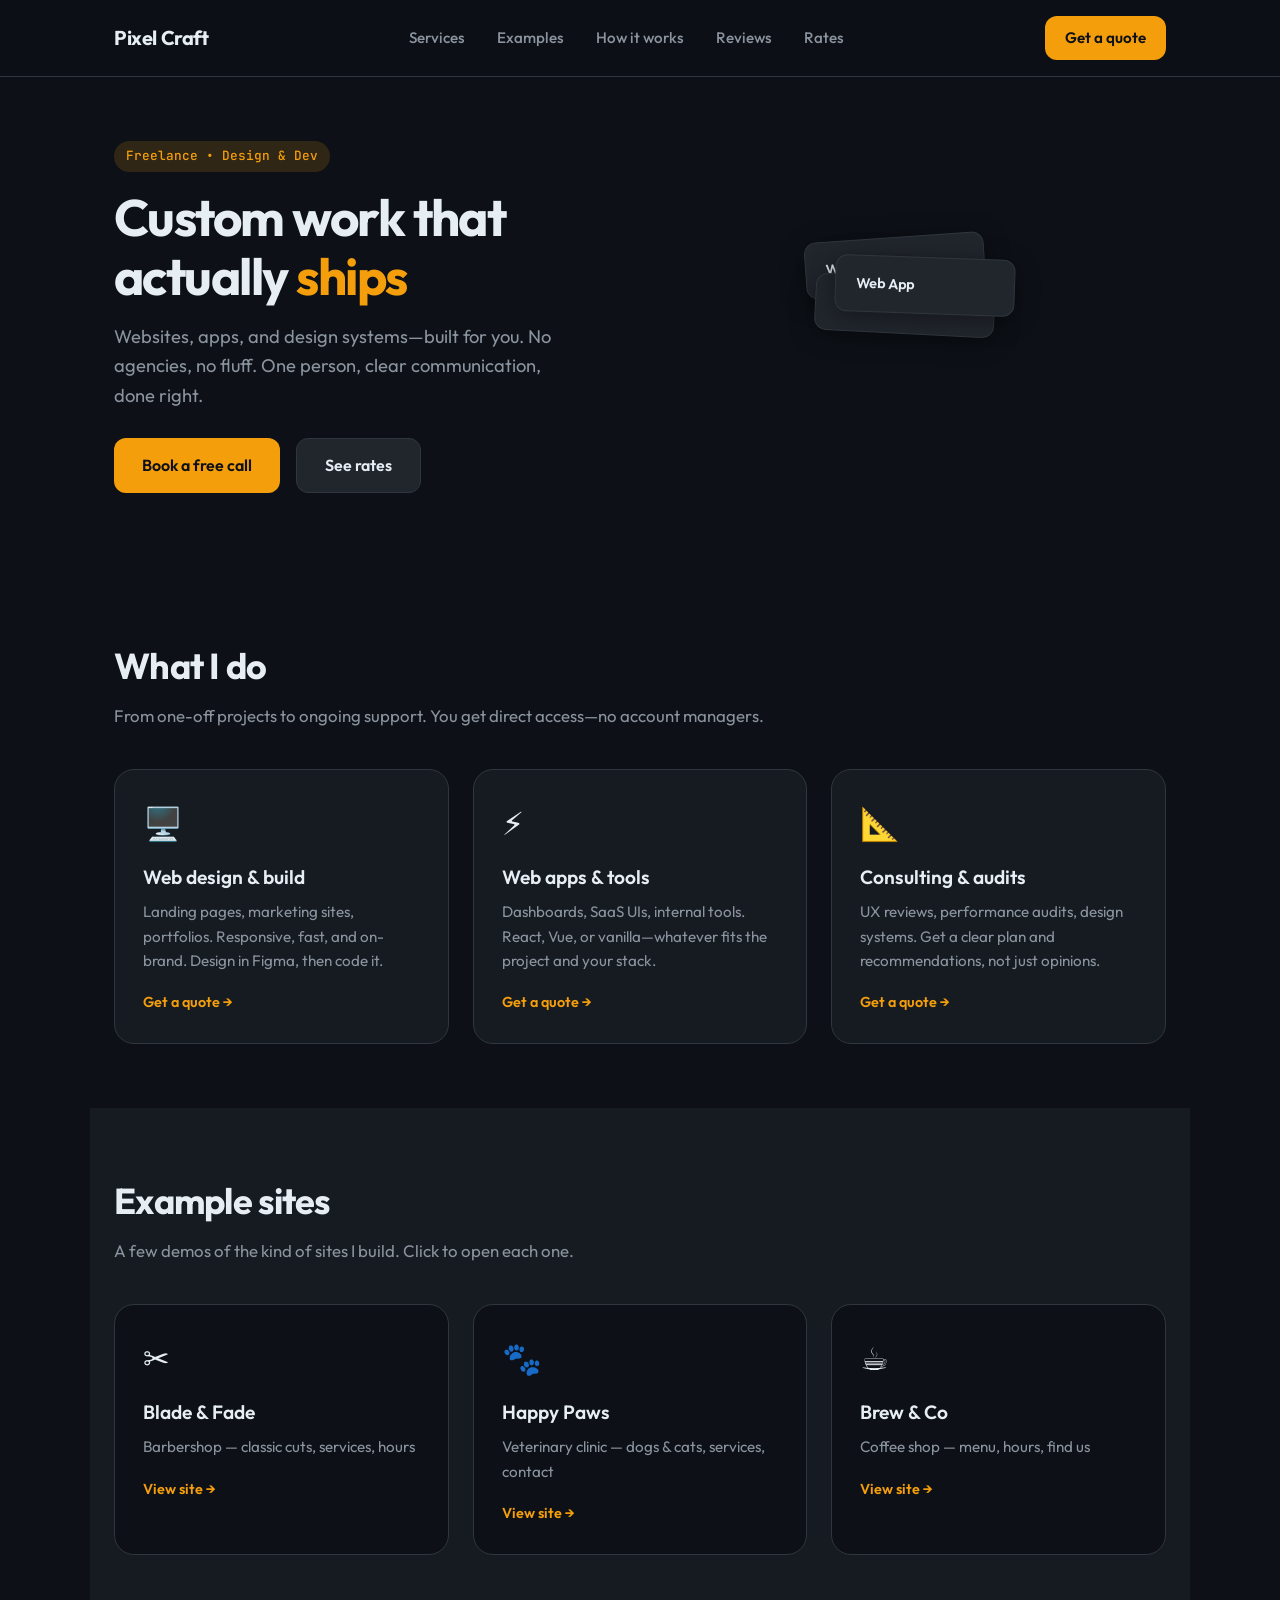
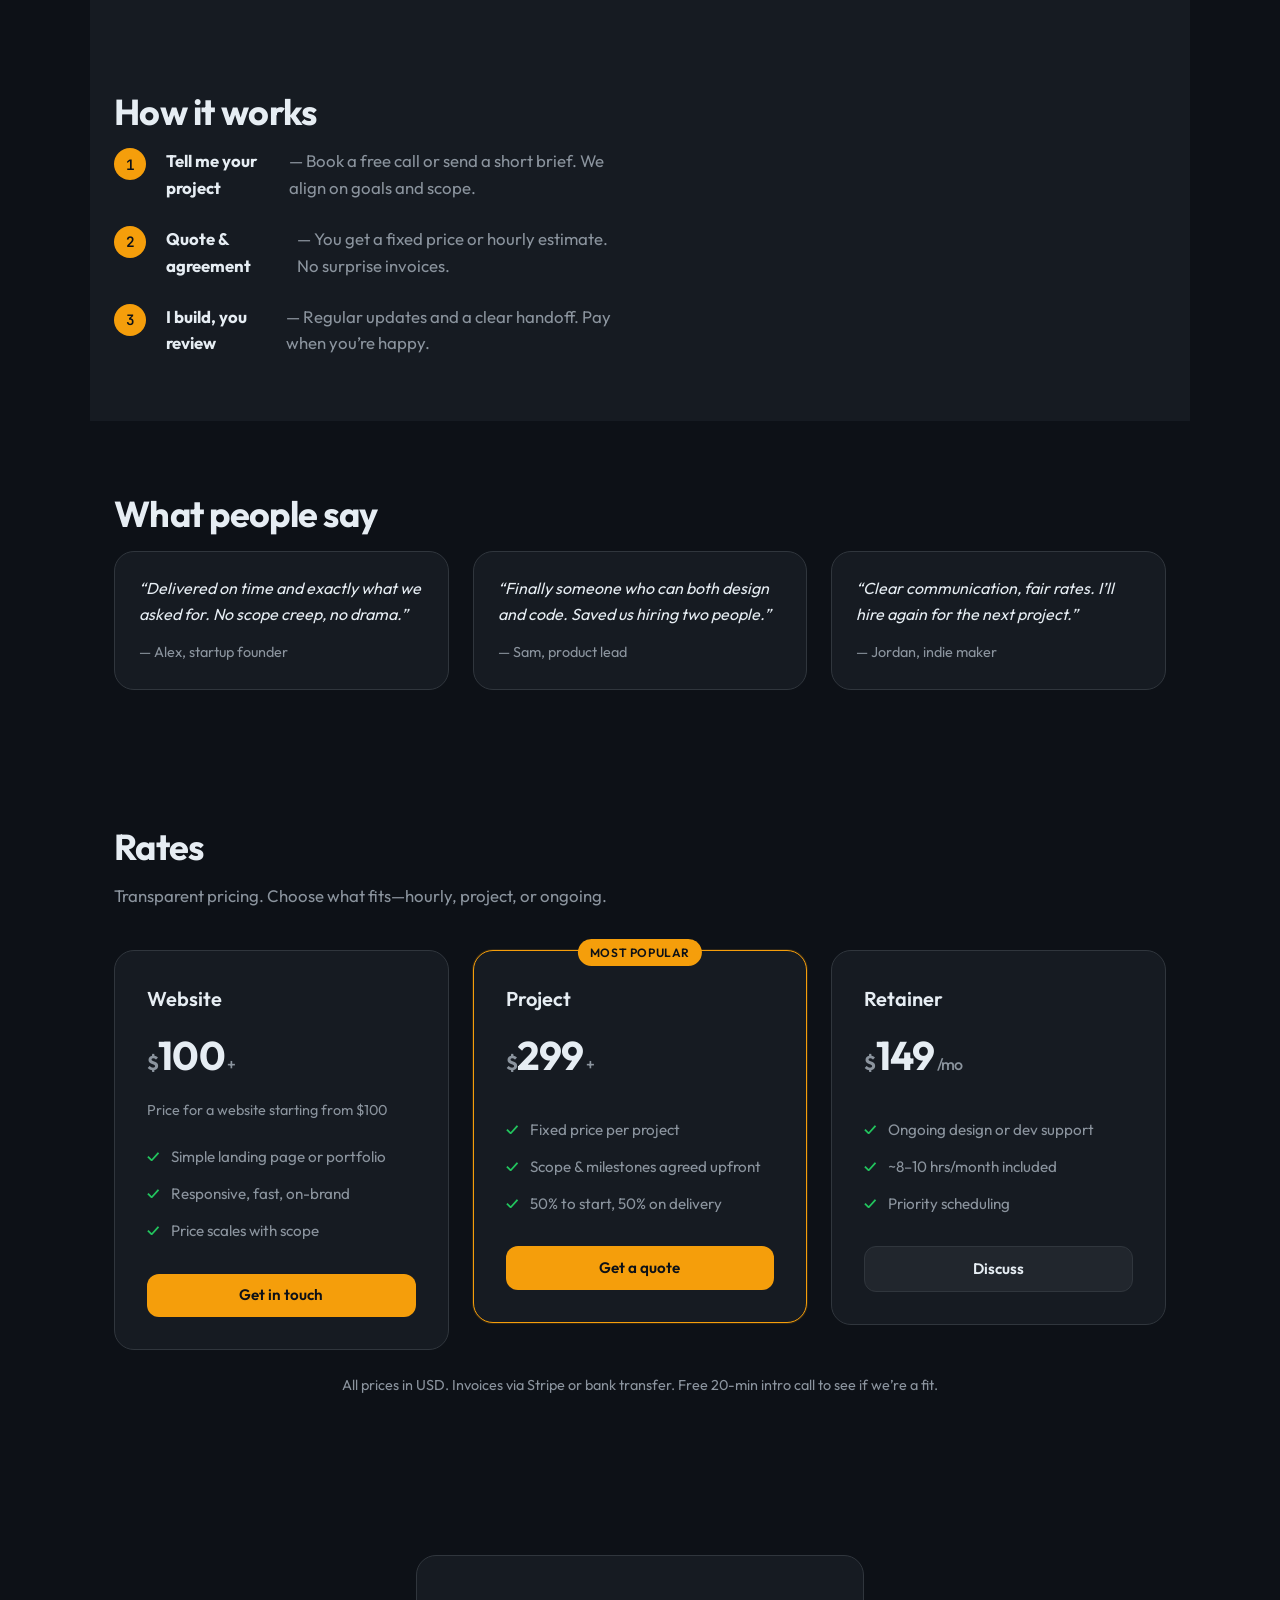
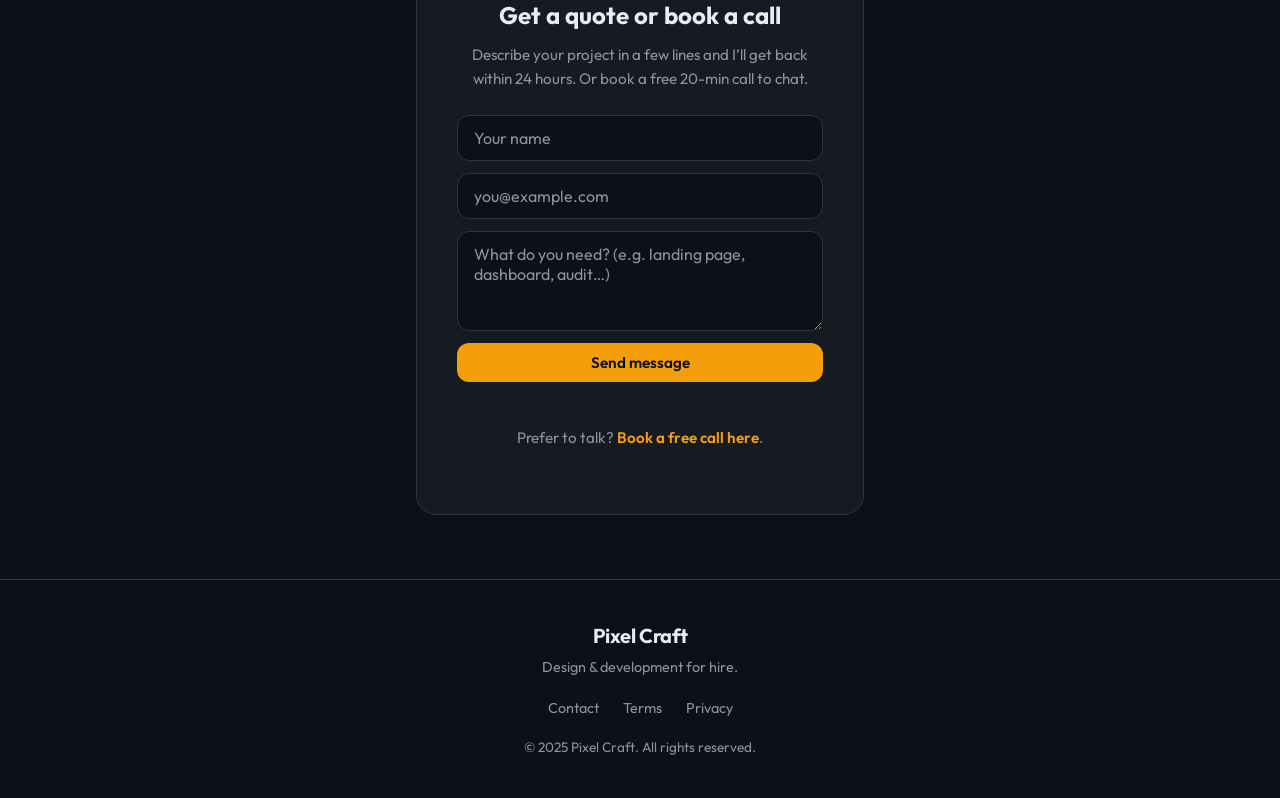
<file: index.html>
<!DOCTYPE html>
<html lang="en">
<head>
  <meta charset="UTF-8" />
  <meta name="viewport" content="width=device-width, initial-scale=1.0" />
  <title>Pixel Craft — Design & Development for Hire</title>
  <meta name="description" content="Freelance web design, development, and consulting. Get a custom site or app built. Book a free call." />
  <link rel="preconnect" href="https://fonts.googleapis.com" />
  <link rel="preconnect" href="https://fonts.gstatic.com" crossorigin />
  <link href="https://fonts.googleapis.com/css2?family=Outfit:wght@400;500;600;700&family=JetBrains+Mono:wght@400;500&display=swap" rel="stylesheet" />
  <link rel="stylesheet" href="styles.css" />
</head>
<body>
  <header class="header">
    <nav class="nav">
      <a href="#" class="logo">Pixel Craft</a>
      <ul class="nav-links">
        <li><a href="#services">Services</a></li>
        <li><a href="#examples">Examples</a></li>
        <li><a href="#how-it-works">How it works</a></li>
        <li><a href="#testimonials">Reviews</a></li>
        <li><a href="#pricing">Rates</a></li>
      </ul>
      <a href="#contact" class="btn btn-primary nav-cta">Get a quote</a>
    </nav>
  </header>

  <main>
    <section class="hero">
      <div class="hero-content">
        <span class="badge">Freelance • Design & Dev</span>
        <h1>Custom work that actually <em>ships</em></h1>
        <p class="hero-text">Websites, apps, and design systems—built for you. No agencies, no fluff. One person, clear communication, done right.</p>
        <div class="hero-actions">
          <a href="#" class="btn btn-primary btn-lg" data-open-book-modal>Book a free call</a>
          <a href="#pricing" class="btn btn-secondary btn-lg">See rates</a>
        </div>
      </div>
      <div class="hero-visual">
        <div class="card-stack">
          <div class="card card-1">Website</div>
          <div class="card card-2">Web App</div>
          <div class="card card-3">Design System</div>
        </div>
      </div>
    </section>

    <section id="services" class="section products">
      <h2 class="section-title">What I do</h2>
      <p class="section-subtitle">From one-off projects to ongoing support. You get direct access—no account managers.</p>
      <div class="product-grid">
        <article class="product-card">
          <div class="product-icon">🖥️</div>
          <h3>Web design & build</h3>
          <p>Landing pages, marketing sites, portfolios. Responsive, fast, and on-brand. Design in Figma, then code it.</p>
          <a href="#contact" class="link-arrow">Get a quote →</a>
        </article>
        <article class="product-card">
          <div class="product-icon">⚡</div>
          <h3>Web apps & tools</h3>
          <p>Dashboards, SaaS UIs, internal tools. React, Vue, or vanilla—whatever fits the project and your stack.</p>
          <a href="#contact" class="link-arrow">Get a quote →</a>
        </article>
        <article class="product-card">
          <div class="product-icon">📐</div>
          <h3>Consulting & audits</h3>
          <p>UX reviews, performance audits, design systems. Get a clear plan and recommendations, not just opinions.</p>
          <a href="#contact" class="link-arrow">Get a quote →</a>
        </article>
      </div>
    </section>

    <section id="examples" class="section examples">
      <h2 class="section-title">Example sites</h2>
      <p class="section-subtitle">A few demos of the kind of sites I build. Click to open each one.</p>
      <div class="examples-grid">
        <a href="barber/index.html" target="_blank" rel="noopener" class="example-card">
          <span class="example-icon">✂️</span>
          <h3>Blade & Fade</h3>
          <p>Barbershop — classic cuts, services, hours</p>
          <span class="example-link">View site →</span>
        </a>
        <a href="vet/index.html" target="_blank" rel="noopener" class="example-card">
          <span class="example-icon">🐾</span>
          <h3>Happy Paws</h3>
          <p>Veterinary clinic — dogs & cats, services, contact</p>
          <span class="example-link">View site →</span>
        </a>
        <a href="cafe/index.html" target="_blank" rel="noopener" class="example-card">
          <span class="example-icon">☕</span>
          <h3>Brew & Co</h3>
          <p>Coffee shop — menu, hours, find us</p>
          <span class="example-link">View site →</span>
        </a>
      </div>
    </section>

    <section id="how-it-works" class="section how-it-works">
      <h2 class="section-title">How it works</h2>
      <ol class="steps">
        <li>
          <span class="step-num">1</span>
          <strong>Tell me your project</strong> — Book a free call or send a short brief. We align on goals and scope.
        </li>
        <li>
          <span class="step-num">2</span>
          <strong>Quote & agreement</strong> — You get a fixed price or hourly estimate. No surprise invoices.
        </li>
        <li>
          <span class="step-num">3</span>
          <strong>I build, you review</strong> — Regular updates and a clear handoff. Pay when you’re happy.
        </li>
      </ol>
    </section>

    <section id="testimonials" class="section testimonials">
      <h2 class="section-title">What people say</h2>
      <div class="testimonial-grid">
        <blockquote class="testimonial">
          <p>“Delivered on time and exactly what we asked for. No scope creep, no drama.”</p>
          <cite>— Alex, startup founder</cite>
        </blockquote>
        <blockquote class="testimonial">
          <p>“Finally someone who can both design and code. Saved us hiring two people.”</p>
          <cite>— Sam, product lead</cite>
        </blockquote>
        <blockquote class="testimonial">
          <p>“Clear communication, fair rates. I’ll hire again for the next project.”</p>
          <cite>— Jordan, indie maker</cite>
        </blockquote>
      </div>
    </section>

    <section id="pricing" class="section pricing">
      <h2 class="section-title">Rates</h2>
      <p class="section-subtitle">Transparent pricing. Choose what fits—hourly, project, or ongoing.</p>
      <div class="pricing-cards">
        <div class="pricing-card">
          <h3>Website</h3>
          <div class="price"><span class="currency">$</span>100<span class="price-unit">+</span></div>
          <p class="price-from">Price for a website starting from $100</p>
          <ul>
            <li>Simple landing page or portfolio</li>
            <li>Responsive, fast, on-brand</li>
            <li>Price scales with scope</li>
          </ul>
          <a href="#contact" class="btn btn-primary btn-block" data-product="website">Get in touch</a>
        </div>
        <div class="pricing-card featured">
          <span class="popular">Most popular</span>
          <h3>Project</h3>
          <div class="price"><span class="currency">$</span>299<span class="price-unit">+</span></div>
          <ul>
            <li>Fixed price per project</li>
            <li>Scope & milestones agreed upfront</li>
            <li>50% to start, 50% on delivery</li>
          </ul>
          <a href="#contact" class="btn btn-primary btn-block" data-product="project">Get a quote</a>
        </div>
        <div class="pricing-card">
          <h3>Retainer</h3>
          <div class="price"><span class="currency">$</span>149<span class="price-unit">/mo</span></div>
          <ul>
            <li>Ongoing design or dev support</li>
            <li>~8–10 hrs/month included</li>
            <li>Priority scheduling</li>
          </ul>
          <a href="#contact" class="btn btn-secondary btn-block" data-product="retainer">Discuss</a>
        </div>
      </div>
      <p class="pricing-note">All prices in USD. Invoices via Stripe or bank transfer. Free 20-min intro call to see if we’re a fit.</p>
    </section>

    <section id="contact" class="section newsletter">
      <div class="newsletter-box">
        <h2>Get a quote or book a call</h2>
        <p>Describe your project in a few lines and I’ll get back within 24 hours. Or book a free 20-min call to chat.</p>
        <form class="newsletter-form contact-form" id="contact-form">
          <input type="text" name="name" placeholder="Your name" required />
          <input type="email" name="email" placeholder="you@example.com" required />
          <textarea name="message" placeholder="What do you need? (e.g. landing page, dashboard, audit…)" rows="3" required></textarea>
          <button type="submit" class="btn btn-primary btn-block">Send message</button>
        </form>
        <p class="newsletter-hint" id="contact-message"></p>
        <p class="contact-calendly">Prefer to talk? <a href="#" data-open-book-modal>Book a free call here</a>.</p>
      </div>
    </section>
  </main>

  <!-- Book a call modal -->
  <div class="modal-overlay" id="book-call-modal" aria-hidden="true">
    <div class="modal" role="dialog" aria-labelledby="modal-title">
      <button type="button" class="modal-close" data-close-book-modal aria-label="Close">&times;</button>
      <h2 id="modal-title" class="modal-title">Book a free call</h2>
      <p class="modal-subtitle">Share your details and preferred date. I’ll get back to you to confirm a time.</p>
      <form class="modal-form" id="book-call-form">
        <input type="text" name="name" placeholder="Your name" required />
        <input type="email" name="email" placeholder="Your email" required />
        <input type="text" name="preferred_date" placeholder="Preferred date (e.g. next Tuesday afternoon)" required />
        <textarea name="message" placeholder="Anything you’d like to discuss? (optional)" rows="2"></textarea>
        <button type="submit" class="btn btn-primary btn-block">Request call</button>
      </form>
      <p class="modal-form-message" id="book-call-message"></p>
    </div>
  </div>

  <footer class="footer">
    <div class="footer-inner">
      <a href="#" class="logo">Pixel Craft</a>
      <p class="footer-tagline">Design & development for hire.</p>
      <ul class="footer-links">
        <li><a href="#contact">Contact</a></li>
        <li><a href="#">Terms</a></li>
        <li><a href="#">Privacy</a></li>
      </ul>
      <p class="copyright">© 2025 Pixel Craft. All rights reserved.</p>
    </div>
  </footer>

  <script src="script.js"></script>
</body>
</html>
</file>
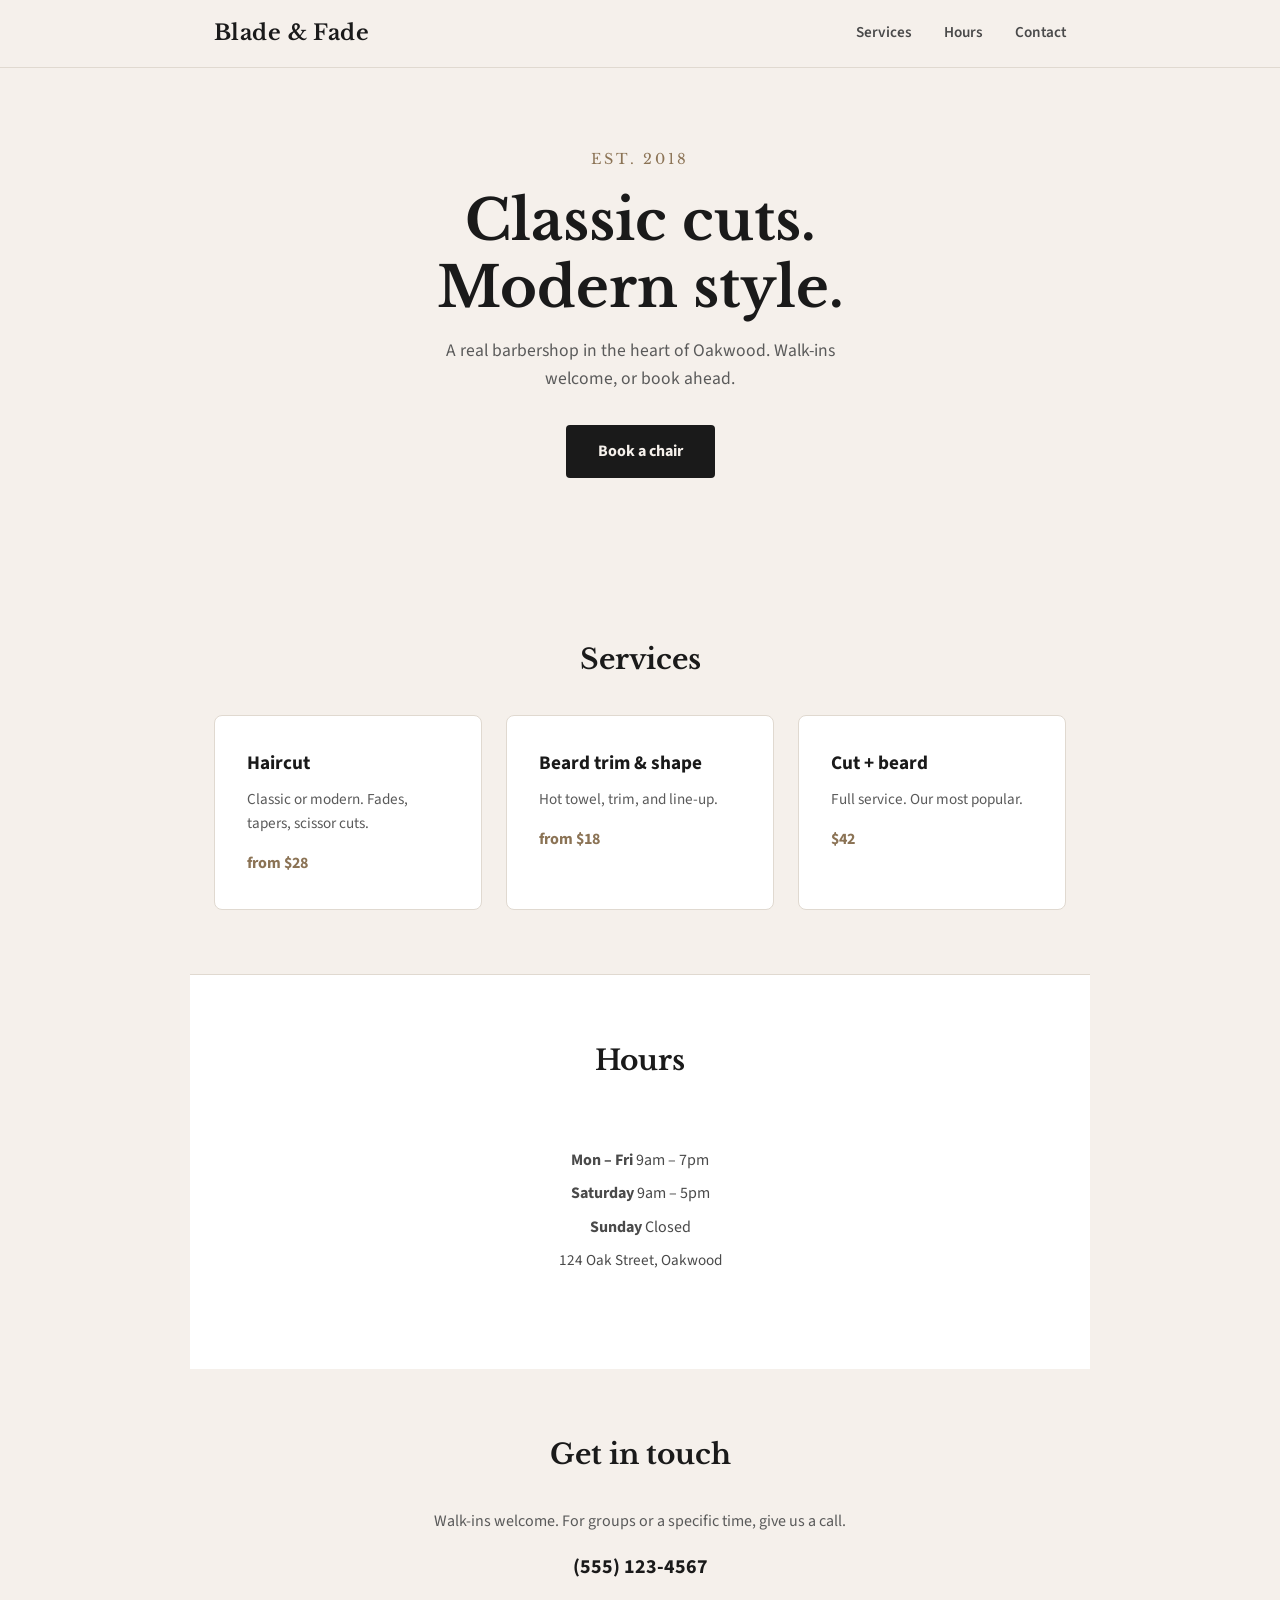
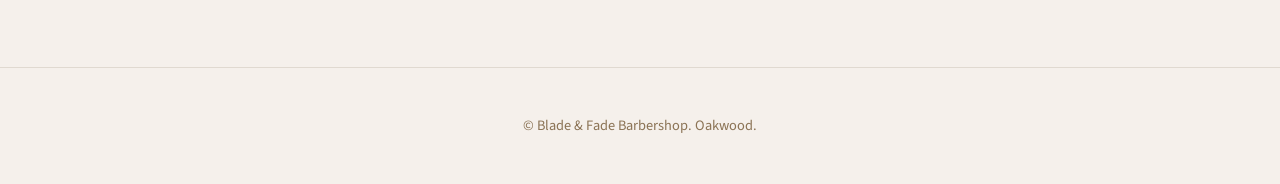
<file: barber/index.html>
<!DOCTYPE html>
<html lang="en">
<head>
  <meta charset="UTF-8" />
  <meta name="viewport" content="width=device-width, initial-scale=1.0" />
  <title>Blade & Fade — Classic Barbershop</title>
  <link rel="preconnect" href="https://fonts.googleapis.com" />
  <link rel="preconnect" href="https://fonts.gstatic.com" crossorigin />
  <link href="https://fonts.googleapis.com/css2?family=Libre+Baskerville:ital,wght@0,400;0,700;1,400&family=Source+Sans+3:wght@400;600;700&display=swap" rel="stylesheet" />
  <link rel="stylesheet" href="styles.css" />
</head>
<body>
  <header class="header">
    <nav class="nav">
      <a href="#" class="logo">Blade & Fade</a>
      <ul class="nav-links">
        <li><a href="#services">Services</a></li>
        <li><a href="#hours">Hours</a></li>
        <li><a href="#contact">Contact</a></li>
      </ul>
    </nav>
  </header>

  <main>
    <section class="hero">
      <p class="hero-tagline">Est. 2018</p>
      <h1>Classic cuts.<br />Modern style.</h1>
      <p class="hero-text">A real barbershop in the heart of Oakwood. Walk-ins welcome, or book ahead.</p>
      <a href="#contact" class="btn">Book a chair</a>
    </section>

    <section id="services" class="section">
      <h2 class="section-title">Services</h2>
      <div class="service-grid">
        <div class="service-card">
          <h3>Haircut</h3>
          <p>Classic or modern. Fades, tapers, scissor cuts.</p>
          <span class="price">from $28</span>
        </div>
        <div class="service-card">
          <h3>Beard trim & shape</h3>
          <p>Hot towel, trim, and line-up.</p>
          <span class="price">from $18</span>
        </div>
        <div class="service-card">
          <h3>Cut + beard</h3>
          <p>Full service. Our most popular.</p>
          <span class="price">$42</span>
        </div>
      </div>
    </section>

    <section id="hours" class="section hours">
      <h2 class="section-title">Hours</h2>
      <div class="hours-box">
        <p><strong>Mon – Fri</strong> 9am – 7pm</p>
        <p><strong>Saturday</strong> 9am – 5pm</p>
        <p><strong>Sunday</strong> Closed</p>
        <p class="hours-address">124 Oak Street, Oakwood</p>
      </div>
    </section>

    <section id="contact" class="section contact">
      <h2 class="section-title">Get in touch</h2>
      <p>Walk-ins welcome. For groups or a specific time, give us a call.</p>
      <p class="contact-phone"><a href="tel:+15551234567">(555) 123-4567</a></p>
    </section>
  </main>

  <footer class="footer">
    <p>© Blade & Fade Barbershop. Oakwood.</p>
  </footer>
</body>
</html>
</file>
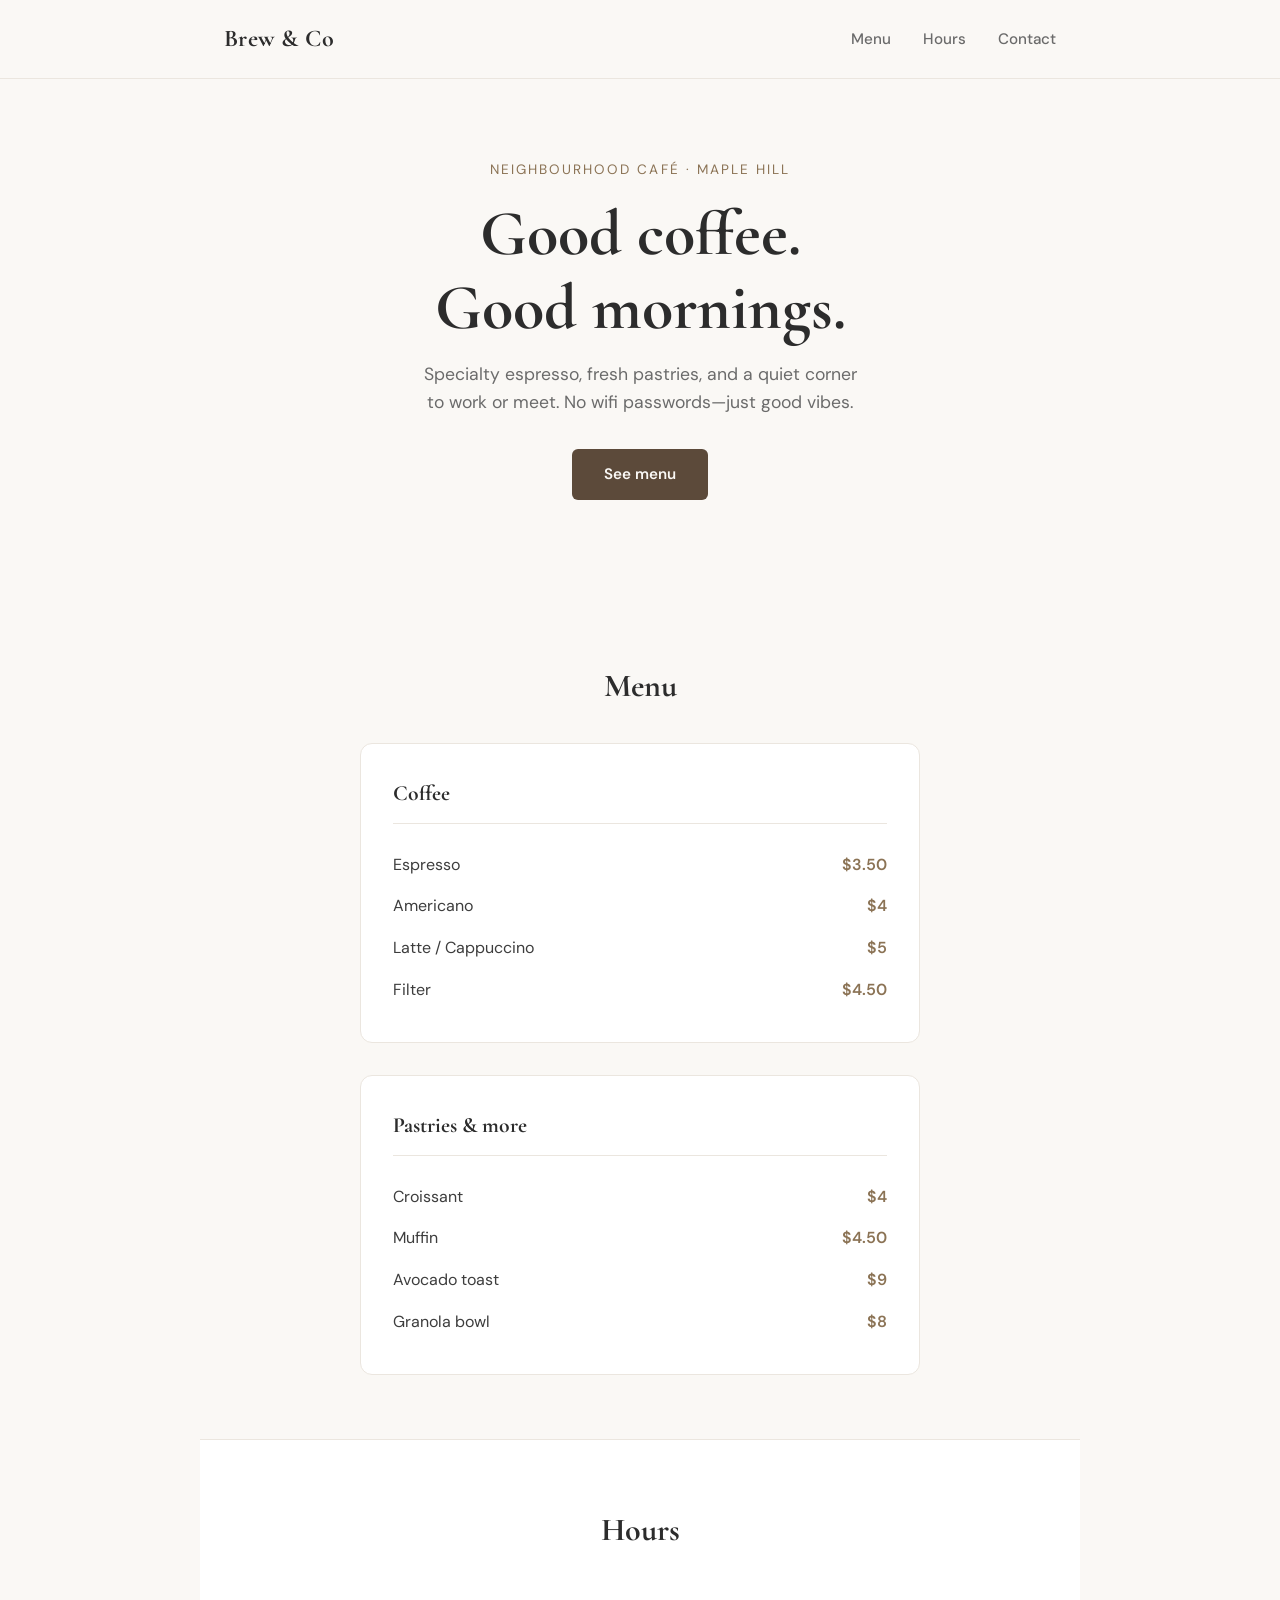
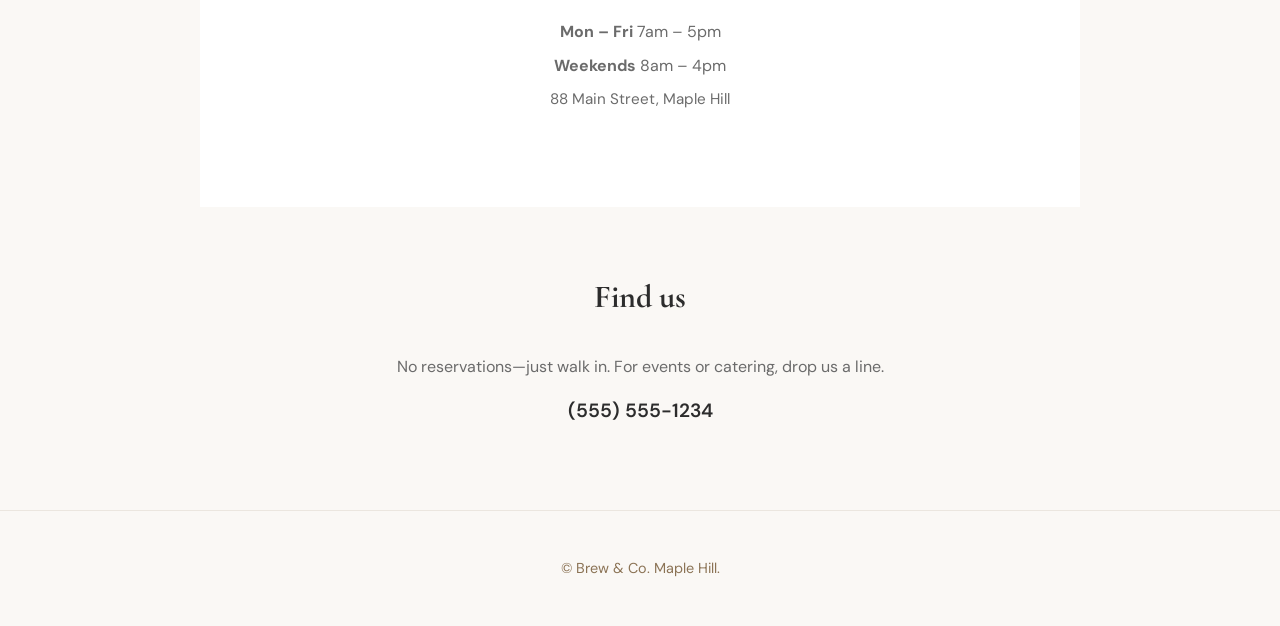
<file: cafe/index.html>
<!DOCTYPE html>
<html lang="en">
<head>
  <meta charset="UTF-8" />
  <meta name="viewport" content="width=device-width, initial-scale=1.0" />
  <title>Brew & Co — Coffee & Pastries</title>
  <link rel="preconnect" href="https://fonts.googleapis.com" />
  <link rel="preconnect" href="https://fonts.gstatic.com" crossorigin />
  <link href="https://fonts.googleapis.com/css2?family=Cormorant+Garamond:ital,wght@0,400;0,600;0,700;1,400&family=DM+Sans:wght@400;500;600&display=swap" rel="stylesheet" />
  <link rel="stylesheet" href="styles.css" />
</head>
<body>
  <header class="header">
    <nav class="nav">
      <a href="#" class="logo">Brew & Co</a>
      <ul class="nav-links">
        <li><a href="#menu">Menu</a></li>
        <li><a href="#hours">Hours</a></li>
        <li><a href="#contact">Contact</a></li>
      </ul>
    </nav>
  </header>

  <main>
    <section class="hero">
      <p class="hero-tagline">Neighbourhood café · Maple Hill</p>
      <h1>Good coffee.<br />Good mornings.</h1>
      <p class="hero-text">Specialty espresso, fresh pastries, and a quiet corner to work or meet. No wifi passwords—just good vibes.</p>
      <a href="#menu" class="btn">See menu</a>
    </section>

    <section id="menu" class="section">
      <h2 class="section-title">Menu</h2>
      <div class="menu-grid">
        <div class="menu-block">
          <h3>Coffee</h3>
          <ul>
            <li><span>Espresso</span> <span class="price">$3.50</span></li>
            <li><span>Americano</span> <span class="price">$4</span></li>
            <li><span>Latte / Cappuccino</span> <span class="price">$5</span></li>
            <li><span>Filter</span> <span class="price">$4.50</span></li>
          </ul>
        </div>
        <div class="menu-block">
          <h3>Pastries & more</h3>
          <ul>
            <li><span>Croissant</span> <span class="price">$4</span></li>
            <li><span>Muffin</span> <span class="price">$4.50</span></li>
            <li><span>Avocado toast</span> <span class="price">$9</span></li>
            <li><span>Granola bowl</span> <span class="price">$8</span></li>
          </ul>
        </div>
      </div>
    </section>

    <section id="hours" class="section hours">
      <h2 class="section-title">Hours</h2>
      <div class="hours-box">
        <p><strong>Mon – Fri</strong> 7am – 5pm</p>
        <p><strong>Weekends</strong> 8am – 4pm</p>
        <p class="hours-address">88 Main Street, Maple Hill</p>
      </div>
    </section>

    <section id="contact" class="section contact">
      <h2 class="section-title">Find us</h2>
      <p>No reservations—just walk in. For events or catering, drop us a line.</p>
      <p class="contact-phone"><a href="tel:+15555551234">(555) 555-1234</a></p>
    </section>
  </main>

  <footer class="footer">
    <p>© Brew & Co. Maple Hill.</p>
  </footer>
</body>
</html>
</file>
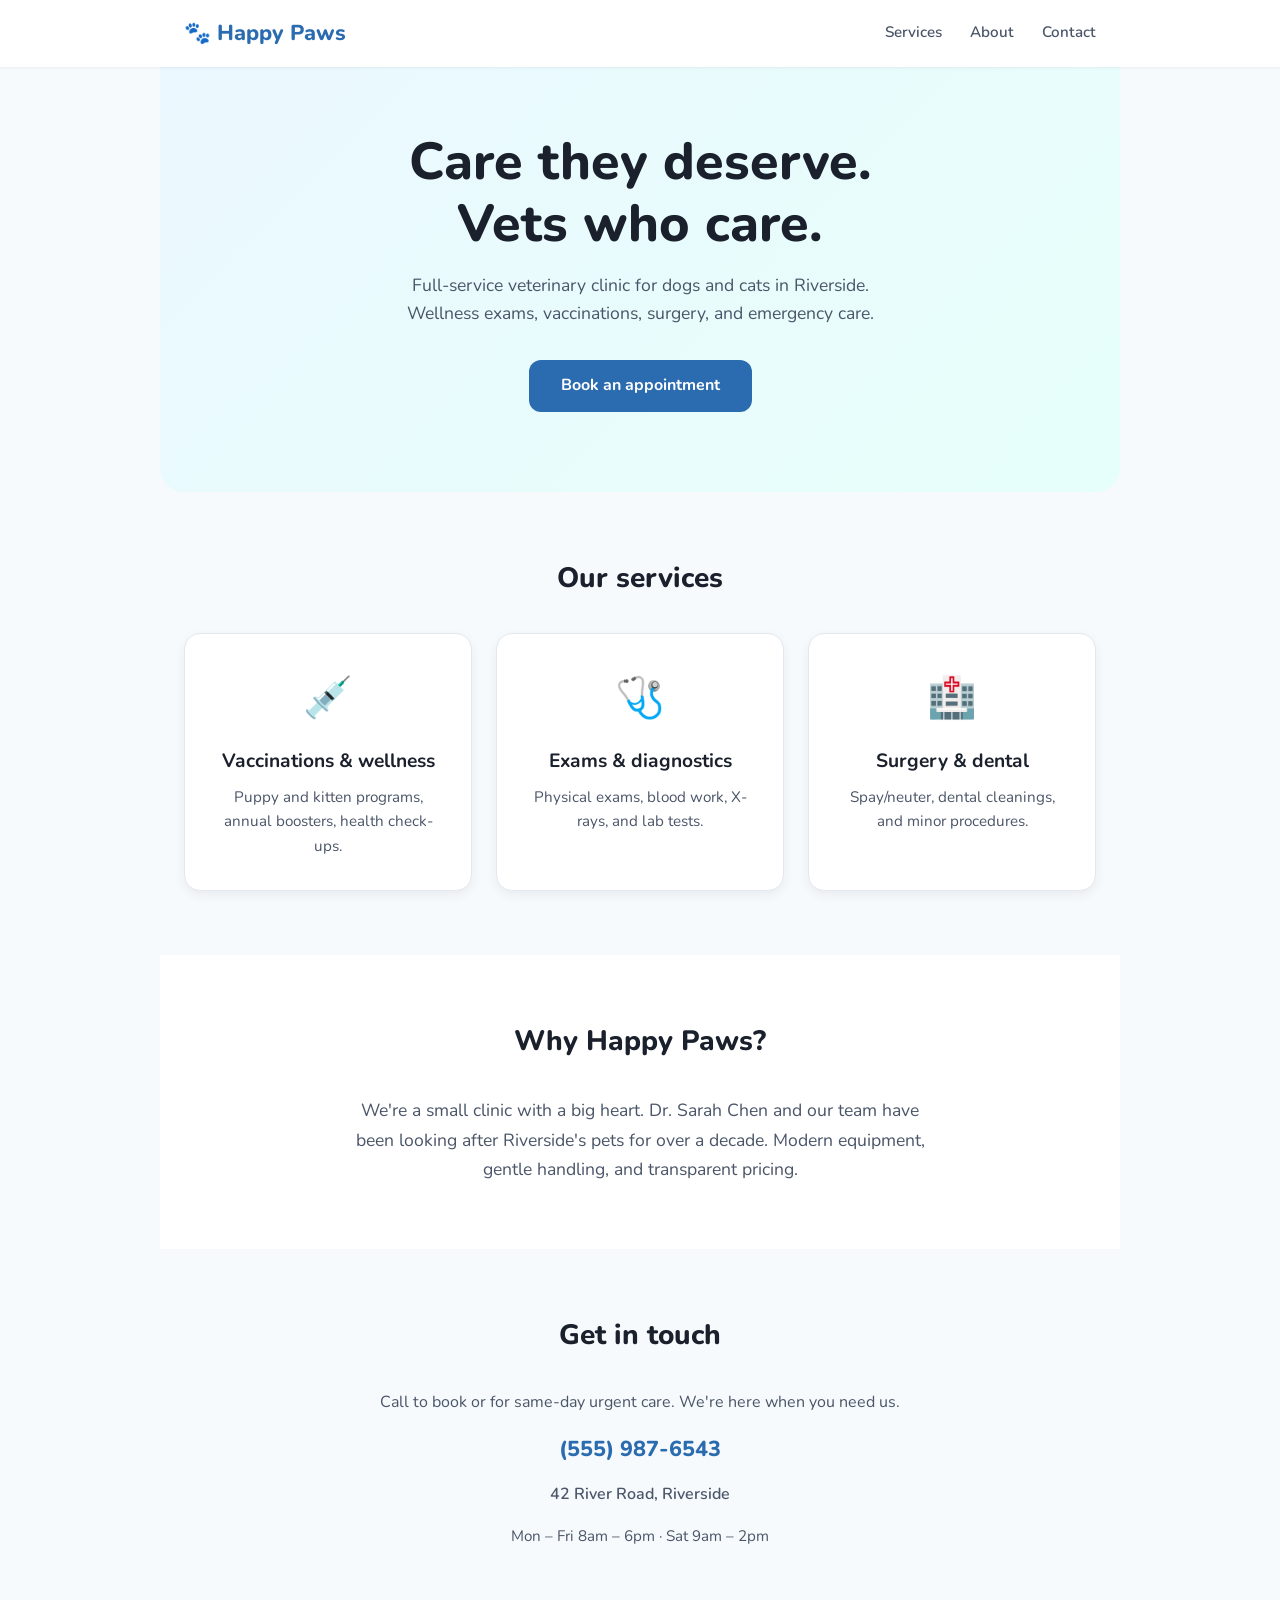
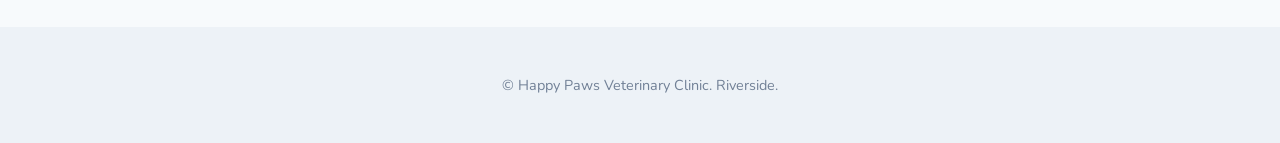
<file: vet/index.html>
<!DOCTYPE html>
<html lang="en">
<head>
  <meta charset="UTF-8" />
  <meta name="viewport" content="width=device-width, initial-scale=1.0" />
  <title>Happy Paws Veterinary — Care for Dogs & Cats</title>
  <link rel="preconnect" href="https://fonts.googleapis.com" />
  <link rel="preconnect" href="https://fonts.gstatic.com" crossorigin />
  <link href="https://fonts.googleapis.com/css2?family=Nunito:wght@400;600;700;800&display=swap" rel="stylesheet" />
  <link rel="stylesheet" href="styles.css" />
</head>
<body>
  <header class="header">
    <nav class="nav">
      <a href="#" class="logo">🐾 Happy Paws</a>
      <ul class="nav-links">
        <li><a href="#services">Services</a></li>
        <li><a href="#about">About</a></li>
        <li><a href="#contact">Contact</a></li>
      </ul>
    </nav>
  </header>

  <main>
    <section class="hero">
      <h1>Care they deserve.<br />Vets who care.</h1>
      <p class="hero-text">Full-service veterinary clinic for dogs and cats in Riverside. Wellness exams, vaccinations, surgery, and emergency care.</p>
      <a href="#contact" class="btn">Book an appointment</a>
    </section>

    <section id="services" class="section">
      <h2 class="section-title">Our services</h2>
      <div class="service-grid">
        <div class="service-card">
          <span class="service-icon">💉</span>
          <h3>Vaccinations & wellness</h3>
          <p>Puppy and kitten programs, annual boosters, health check-ups.</p>
        </div>
        <div class="service-card">
          <span class="service-icon">🩺</span>
          <h3>Exams & diagnostics</h3>
          <p>Physical exams, blood work, X-rays, and lab tests.</p>
        </div>
        <div class="service-card">
          <span class="service-icon">🏥</span>
          <h3>Surgery & dental</h3>
          <p>Spay/neuter, dental cleanings, and minor procedures.</p>
        </div>
      </div>
    </section>

    <section id="about" class="section about">
      <h2 class="section-title">Why Happy Paws?</h2>
      <p class="about-text">We're a small clinic with a big heart. Dr. Sarah Chen and our team have been looking after Riverside's pets for over a decade. Modern equipment, gentle handling, and transparent pricing.</p>
    </section>

    <section id="contact" class="section contact">
      <h2 class="section-title">Get in touch</h2>
      <p>Call to book or for same-day urgent care. We're here when you need us.</p>
      <p class="contact-phone"><a href="tel:+15559876543">(555) 987-6543</a></p>
      <p class="contact-address">42 River Road, Riverside</p>
      <p class="contact-hours">Mon – Fri 8am – 6pm · Sat 9am – 2pm</p>
    </section>
  </main>

  <footer class="footer">
    <p>© Happy Paws Veterinary Clinic. Riverside.</p>
  </footer>
</body>
</html>
</file>
<file: styles.css>
/* ===== Variables ===== */
:root {
  --bg: #0d1117;
  --bg-elevated: #161b22;
  --surface: #21262d;
  --border: #30363d;
  --text: #e6edf3;
  --text-muted: #8b949e;
  --accent: #f59e0b;
  --accent-hover: #fbbf24;
  --accent-muted: rgba(245, 158, 11, 0.15);
  --success: #22c55e;
  --font: 'Outfit', system-ui, sans-serif;
  --font-mono: 'JetBrains Mono', monospace;
  --radius: 12px;
  --radius-lg: 20px;
  --shadow: 0 4px 24px rgba(0, 0, 0, 0.4);
  --transition: 0.2s ease;
}

/* ===== Reset & Base ===== */
*, *::before, *::after { box-sizing: border-box; }
html { scroll-behavior: smooth; }
body {
  margin: 0;
  font-family: var(--font);
  font-size: 1rem;
  line-height: 1.6;
  color: var(--text);
  background: var(--bg);
  -webkit-font-smoothing: antialiased;
}
a { color: var(--accent); text-decoration: none; transition: color var(--transition); }
a:hover { color: var(--accent-hover); }
img { max-width: 100%; height: auto; display: block; }

/* ===== Header ===== */
.header {
  position: sticky;
  top: 0;
  z-index: 100;
  background: rgba(13, 17, 23, 0.9);
  backdrop-filter: blur(12px);
  border-bottom: 1px solid var(--border);
}
.nav {
  max-width: 1100px;
  margin: 0 auto;
  padding: 1rem 1.5rem;
  display: flex;
  align-items: center;
  justify-content: space-between;
  gap: 1.5rem;
}
.logo {
  font-weight: 700;
  font-size: 1.25rem;
  color: var(--text);
  letter-spacing: -0.02em;
}
.logo:hover { color: var(--accent); }
.nav-links {
  list-style: none;
  margin: 0;
  padding: 0;
  display: flex;
  gap: 2rem;
}
.nav-links a {
  color: var(--text-muted);
  font-weight: 500;
  font-size: 0.95rem;
}
.nav-links a:hover { color: var(--text); }

/* ===== Buttons ===== */
.btn {
  display: inline-flex;
  align-items: center;
  justify-content: center;
  padding: 0.6rem 1.25rem;
  font-family: var(--font);
  font-weight: 600;
  font-size: 0.95rem;
  border-radius: var(--radius);
  border: none;
  cursor: pointer;
  transition: background var(--transition), transform 0.1s ease;
}
.btn:active { transform: scale(0.98); }
.btn-primary {
  background: var(--accent);
  color: #0d1117;
}
.btn-primary:hover { background: var(--accent-hover); }
.btn-secondary {
  background: var(--surface);
  color: var(--text);
  border: 1px solid var(--border);
}
.btn-secondary:hover {
  background: var(--border);
  color: var(--text);
}
.btn-lg { padding: 0.85rem 1.75rem; font-size: 1rem; }
.btn-block { width: 100%; }
.nav-cta { flex-shrink: 0; }

/* ===== Hero ===== */
.hero {
  max-width: 1100px;
  margin: 0 auto;
  padding: 4rem 1.5rem 5rem;
  display: grid;
  grid-template-columns: 1fr 1fr;
  gap: 3rem;
  align-items: center;
}
.badge {
  display: inline-block;
  padding: 0.35rem 0.75rem;
  font-size: 0.8rem;
  font-weight: 500;
  color: var(--accent);
  background: var(--accent-muted);
  border-radius: 100px;
  margin-bottom: 1rem;
  font-family: var(--font-mono);
}
.hero h1 {
  font-size: clamp(2.25rem, 4vw, 3.25rem);
  font-weight: 700;
  line-height: 1.15;
  letter-spacing: -0.03em;
  margin: 0 0 1rem;
  color: var(--text);
}
.hero h1 em { font-style: normal; color: var(--accent); }
.hero-text {
  font-size: 1.15rem;
  color: var(--text-muted);
  margin: 0 0 1.75rem;
  max-width: 28rem;
}
.hero-actions { display: flex; gap: 1rem; flex-wrap: wrap; }
.hero-visual { display: flex; justify-content: center; align-items: center; }
.card-stack {
  position: relative;
  width: 220px;
  height: 160px;
}
.card {
  position: absolute;
  width: 180px;
  padding: 1rem 1.25rem;
  font-size: 0.9rem;
  font-weight: 600;
  background: var(--surface);
  border: 1px solid var(--border);
  border-radius: var(--radius);
  box-shadow: var(--shadow);
}
.card-1 { top: 0; left: 0; transform: rotate(-4deg); }
.card-2 { top: 20px; left: 30px; transform: rotate(2deg); z-index: 1; }
.card-3 { top: 40px; left: 10px; transform: rotate(3deg); }

/* ===== Sections ===== */
.section {
  max-width: 1100px;
  margin: 0 auto;
  padding: 4rem 1.5rem;
}
.section-title {
  font-size: clamp(1.75rem, 3vw, 2.25rem);
  font-weight: 700;
  letter-spacing: -0.02em;
  margin: 0 0 0.5rem;
  color: var(--text);
}
.section-subtitle {
  color: var(--text-muted);
  margin: 0 0 2.5rem;
  font-size: 1.05rem;
}

/* ===== Products ===== */
.product-grid {
  display: grid;
  grid-template-columns: repeat(auto-fit, minmax(280px, 1fr));
  gap: 1.5rem;
}
.product-card {
  padding: 1.75rem;
  background: var(--bg-elevated);
  border: 1px solid var(--border);
  border-radius: var(--radius-lg);
  transition: border-color var(--transition), box-shadow var(--transition);
}
.product-card:hover {
  border-color: var(--accent);
  box-shadow: 0 0 0 1px var(--accent-muted);
}
.product-icon { font-size: 2rem; margin-bottom: 0.75rem; }
.product-card h3 {
  font-size: 1.2rem;
  font-weight: 600;
  margin: 0 0 0.5rem;
  color: var(--text);
}
.product-card p {
  color: var(--text-muted);
  margin: 0 0 1rem;
  font-size: 0.95rem;
}
.link-arrow {
  font-weight: 600;
  font-size: 0.9rem;
  display: inline-flex;
  align-items: center;
  gap: 0.25rem;
}

/* ===== Examples ===== */
.examples { background: var(--bg-elevated); }
.examples-grid {
  display: grid;
  grid-template-columns: repeat(auto-fit, minmax(280px, 1fr));
  gap: 1.5rem;
}
.example-card {
  display: block;
  padding: 1.75rem;
  background: var(--bg);
  border: 1px solid var(--border);
  border-radius: var(--radius-lg);
  text-decoration: none;
  color: inherit;
  transition: border-color var(--transition), box-shadow var(--transition);
}
.example-card:hover {
  border-color: var(--accent);
  box-shadow: 0 0 0 1px var(--accent-muted);
}
.example-card .example-icon { font-size: 2rem; display: block; margin-bottom: 0.75rem; }
.example-card h3 {
  font-size: 1.2rem;
  font-weight: 600;
  margin: 0 0 0.5rem;
  color: var(--text);
}
.example-card p {
  color: var(--text-muted);
  margin: 0 0 1rem;
  font-size: 0.95rem;
}
.example-card .example-link {
  font-weight: 600;
  font-size: 0.9rem;
  color: var(--accent);
}
.example-card:hover .example-link { color: var(--accent-hover); }

/* ===== How it works ===== */
.how-it-works { background: var(--bg-elevated); }
.steps {
  list-style: none;
  margin: 0;
  padding: 0;
  display: flex;
  flex-direction: column;
  gap: 1.5rem;
  max-width: 32rem;
}
.steps li {
  display: flex;
  align-items: flex-start;
  gap: 1.25rem;
  font-size: 1.05rem;
  color: var(--text-muted);
}
.step-num {
  flex-shrink: 0;
  width: 2rem;
  height: 2rem;
  display: flex;
  align-items: center;
  justify-content: center;
  font-family: var(--font-mono);
  font-weight: 600;
  font-size: 0.9rem;
  color: var(--bg);
  background: var(--accent);
  border-radius: 50%;
}
.steps strong { color: var(--text); margin-right: 0.25rem; }

/* ===== Testimonials ===== */
.testimonial-grid {
  display: grid;
  grid-template-columns: repeat(auto-fit, minmax(260px, 1fr));
  gap: 1.5rem;
}
.testimonial {
  margin: 0;
  padding: 1.5rem;
  background: var(--bg-elevated);
  border: 1px solid var(--border);
  border-radius: var(--radius-lg);
}
.testimonial p {
  margin: 0 0 0.75rem;
  font-size: 1rem;
  color: var(--text);
  font-style: italic;
}
.testimonial cite {
  font-style: normal;
  font-size: 0.9rem;
  color: var(--text-muted);
}

/* ===== Pricing ===== */
.pricing { padding-bottom: 5rem; }
.pricing-cards {
  display: grid;
  grid-template-columns: repeat(auto-fit, minmax(260px, 1fr));
  gap: 1.5rem;
  align-items: start;
}
.pricing-card {
  position: relative;
  padding: 2rem;
  background: var(--bg-elevated);
  border: 1px solid var(--border);
  border-radius: var(--radius-lg);
  transition: border-color var(--transition);
}
.pricing-card:hover { border-color: var(--text-muted); }
.pricing-card.featured {
  border-color: var(--accent);
  box-shadow: 0 0 0 1px var(--accent-muted);
}
.popular {
  position: absolute;
  top: -0.75rem;
  left: 50%;
  transform: translateX(-50%);
  padding: 0.25rem 0.75rem;
  font-size: 0.75rem;
  font-weight: 600;
  text-transform: uppercase;
  letter-spacing: 0.05em;
  color: var(--bg);
  background: var(--accent);
  border-radius: 100px;
}
.pricing-card h3 {
  font-size: 1.25rem;
  font-weight: 600;
  margin: 0 0 0.5rem;
  color: var(--text);
}
.price {
  font-size: 2.5rem;
  font-weight: 700;
  letter-spacing: -0.02em;
  margin: 0 0 1.5rem;
  color: var(--text);
}
.currency { font-size: 1.25rem; color: var(--text-muted); }
.price-unit { font-size: 1rem; font-weight: 500; color: var(--text-muted); margin-left: 0.15rem; }
.price-from { font-size: 0.9rem; color: var(--text-muted); margin: -0.75rem 0 1rem 0; }
.pricing-card ul {
  list-style: none;
  margin: 0 0 1.5rem;
  padding: 0;
}
.pricing-card li {
  padding: 0.4rem 0;
  color: var(--text-muted);
  font-size: 0.95rem;
  padding-left: 1.5rem;
  position: relative;
}
.pricing-card li::before {
  content: "✓";
  position: absolute;
  left: 0;
  color: var(--success);
  font-weight: 600;
}
.pricing-note {
  margin-top: 1.5rem;
  font-size: 0.9rem;
  color: var(--text-muted);
  text-align: center;
}

/* ===== Newsletter ===== */
.newsletter {
  padding: 4rem 1.5rem;
}
.newsletter-box {
  max-width: 28rem;
  margin: 0 auto;
  padding: 2.5rem;
  background: var(--bg-elevated);
  border: 1px solid var(--border);
  border-radius: var(--radius-lg);
  text-align: center;
}
.newsletter-box h2 {
  font-size: 1.5rem;
  font-weight: 700;
  margin: 0 0 0.5rem;
  color: var(--text);
}
.newsletter-box p {
  color: var(--text-muted);
  margin: 0 0 1.5rem;
  font-size: 0.95rem;
}
.newsletter-form {
  display: flex;
  gap: 0.5rem;
  flex-wrap: wrap;
}
.newsletter-form input {
  flex: 1;
  min-width: 200px;
  padding: 0.75rem 1rem;
  font-family: var(--font);
  font-size: 1rem;
  color: var(--text);
  background: var(--bg);
  border: 1px solid var(--border);
  border-radius: var(--radius);
  outline: none;
  transition: border-color var(--transition);
}
.newsletter-form input::placeholder { color: var(--text-muted); }
.newsletter-form input:focus { border-color: var(--accent); }
.contact-form {
  flex-direction: column;
  align-items: stretch;
  gap: 0.75rem;
}
.contact-form textarea {
  width: 100%;
  min-height: 100px;
  padding: 0.75rem 1rem;
  font-family: var(--font);
  font-size: 1rem;
  color: var(--text);
  background: var(--bg);
  border: 1px solid var(--border);
  border-radius: var(--radius);
  outline: none;
  resize: vertical;
  transition: border-color var(--transition);
}
.contact-form textarea::placeholder { color: var(--text-muted); }
.contact-form textarea:focus { border-color: var(--accent); }
.contact-calendly {
  margin-top: 1rem;
  font-size: 0.9rem;
  color: var(--text-muted);
}
.contact-calendly a { font-weight: 600; }
.newsletter-hint {
  margin-top: 0.75rem;
  font-size: 0.9rem;
  color: var(--text-muted);
  min-height: 1.25rem;
}

/* ===== Footer ===== */
.footer {
  border-top: 1px solid var(--border);
  padding: 2.5rem 1.5rem;
}
.footer-inner {
  max-width: 1100px;
  margin: 0 auto;
  text-align: center;
}
.footer .logo { display: inline-block; margin-bottom: 0.25rem; }
.footer-tagline {
  color: var(--text-muted);
  font-size: 0.9rem;
  margin: 0 0 1rem;
}
.footer-links {
  list-style: none;
  margin: 0 0 1rem;
  padding: 0;
  display: flex;
  justify-content: center;
  gap: 1.5rem;
}
.footer-links a { color: var(--text-muted); font-size: 0.9rem; }
.copyright { font-size: 0.85rem; color: var(--text-muted); margin: 0; }

/* ===== Book a call modal ===== */
.modal-overlay {
  position: fixed;
  inset: 0;
  z-index: 1000;
  background: rgba(0, 0, 0, 0.7);
  backdrop-filter: blur(4px);
  display: flex;
  align-items: center;
  justify-content: center;
  padding: 1.5rem;
  opacity: 0;
  visibility: hidden;
  transition: opacity var(--transition), visibility var(--transition);
}
.modal-overlay.is-visible {
  opacity: 1;
  visibility: visible;
}
.modal {
  position: relative;
  width: 100%;
  max-width: 420px;
  padding: 2rem;
  background: var(--bg-elevated);
  border: 1px solid var(--border);
  border-radius: var(--radius-lg);
  box-shadow: var(--shadow);
}
.modal-close {
  position: absolute;
  top: 1rem;
  right: 1rem;
  width: 2rem;
  height: 2rem;
  padding: 0;
  font-size: 1.5rem;
  line-height: 1;
  color: var(--text-muted);
  background: none;
  border: none;
  cursor: pointer;
  border-radius: var(--radius);
  transition: color var(--transition), background var(--transition);
}
.modal-close:hover {
  color: var(--text);
  background: var(--surface);
}
.modal-title {
  font-size: 1.5rem;
  font-weight: 700;
  margin: 0 0 0.5rem;
  color: var(--text);
}
.modal-subtitle {
  font-size: 0.95rem;
  color: var(--text-muted);
  margin: 0 0 1.5rem;
}
.modal-form {
  display: flex;
  flex-direction: column;
  gap: 0.75rem;
}
.modal-form input,
.modal-form textarea {
  width: 100%;
  padding: 0.75rem 1rem;
  font-family: var(--font);
  font-size: 1rem;
  color: var(--text);
  background: var(--bg);
  border: 1px solid var(--border);
  border-radius: var(--radius);
  outline: none;
  transition: border-color var(--transition);
}
.modal-form input::placeholder,
.modal-form textarea::placeholder { color: var(--text-muted); }
.modal-form input:focus,
.modal-form textarea:focus { border-color: var(--accent); }
.modal-form textarea { min-height: 70px; resize: vertical; }
.modal-form-message {
  margin-top: 0.75rem;
  font-size: 0.9rem;
  color: var(--text-muted);
  min-height: 1.25rem;
}

/* ===== Responsive ===== */
@media (max-width: 768px) {
  .nav-links { display: none; }
  .hero {
    grid-template-columns: 1fr;
    text-align: center;
    padding-top: 2.5rem;
  }
  .hero-text { margin-left: auto; margin-right: auto; }
  .hero-actions { justify-content: center; }
  .hero-visual { order: -1; }
  .card-stack { margin: 0 auto; }
}
</file>
<file: barber/styles.css>
* { box-sizing: border-box; }
html { scroll-behavior: smooth; }
body {
  margin: 0;
  font-family: 'Source Sans 3', sans-serif;
  font-size: 1rem;
  line-height: 1.6;
  color: #1a1a1a;
  background: #f5f0eb;
  -webkit-font-smoothing: antialiased;
}

.header {
  position: sticky;
  top: 0;
  z-index: 100;
  background: rgba(245, 240, 235, 0.95);
  border-bottom: 1px solid #e0d9d0;
}
.nav {
  max-width: 900px;
  margin: 0 auto;
  padding: 1rem 1.5rem;
  display: flex;
  align-items: center;
  justify-content: space-between;
}
.logo {
  font-family: 'Libre Baskerville', serif;
  font-size: 1.35rem;
  font-weight: 700;
  color: #1a1a1a;
  text-decoration: none;
  letter-spacing: 0.02em;
}
.nav-links {
  list-style: none;
  margin: 0;
  padding: 0;
  display: flex;
  gap: 2rem;
}
.nav-links a {
  color: #4a4a4a;
  text-decoration: none;
  font-weight: 600;
  font-size: 0.95rem;
}
.nav-links a:hover { color: #1a1a1a; }

.hero {
  max-width: 900px;
  margin: 0 auto;
  padding: 5rem 1.5rem 6rem;
  text-align: center;
}
.hero-tagline {
  font-family: 'Libre Baskerville', serif;
  font-size: 0.9rem;
  color: #8b7355;
  letter-spacing: 0.2em;
  text-transform: uppercase;
  margin: 0 0 1rem;
}
.hero h1 {
  font-family: 'Libre Baskerville', serif;
  font-size: clamp(2.5rem, 5vw, 3.5rem);
  font-weight: 700;
  line-height: 1.2;
  color: #1a1a1a;
  margin: 0 0 1rem;
}
.hero-text {
  font-size: 1.1rem;
  color: #5a5a5a;
  max-width: 28rem;
  margin: 0 auto 2rem;
}
.btn {
  display: inline-block;
  padding: 0.85rem 2rem;
  font-family: inherit;
  font-weight: 700;
  font-size: 1rem;
  color: #f5f0eb;
  background: #1a1a1a;
  border: none;
  border-radius: 4px;
  text-decoration: none;
  cursor: pointer;
  transition: background 0.2s;
}
.btn:hover { background: #333; }

.section {
  max-width: 900px;
  margin: 0 auto;
  padding: 4rem 1.5rem;
}
.section-title {
  font-family: 'Libre Baskerville', serif;
  font-size: 1.75rem;
  font-weight: 700;
  color: #1a1a1a;
  margin: 0 0 2rem;
  text-align: center;
}
.service-grid {
  display: grid;
  grid-template-columns: repeat(auto-fit, minmax(240px, 1fr));
  gap: 1.5rem;
}
.service-card {
  padding: 2rem;
  background: #fff;
  border: 1px solid #e0d9d0;
  border-radius: 8px;
}
.service-card h3 {
  font-size: 1.2rem;
  font-weight: 700;
  margin: 0 0 0.5rem;
  color: #1a1a1a;
}
.service-card p {
  color: #5a5a5a;
  margin: 0 0 1rem;
  font-size: 0.95rem;
}
.price {
  font-weight: 700;
  color: #8b7355;
  font-size: 1rem;
}

.hours { background: #fff; border-top: 1px solid #e0d9d0; }
.hours-box {
  max-width: 320px;
  margin: 0 auto;
  text-align: center;
  padding: 1.5rem;
}
.hours-box p { margin: 0.5rem 0; color: #4a4a4a; }
.hours-address { margin-top: 1.5rem; font-size: 0.95rem; color: #8b7355; }
.contact { text-align: center; }
.contact p { color: #5a5a5a; }
.contact-phone { font-size: 1.25rem; margin-top: 1rem; }
.contact-phone a { color: #1a1a1a; font-weight: 700; text-decoration: none; }
.contact-phone a:hover { text-decoration: underline; }

.footer {
  text-align: center;
  padding: 2rem 1.5rem;
  font-size: 0.9rem;
  color: #8b7355;
  border-top: 1px solid #e0d9d0;
}
</file>
<file: cafe/styles.css>
* { box-sizing: border-box; }
html { scroll-behavior: smooth; }
body {
  margin: 0;
  font-family: 'DM Sans', sans-serif;
  font-size: 1rem;
  line-height: 1.6;
  color: #3d3d3d;
  background: #faf8f5;
  -webkit-font-smoothing: antialiased;
}

.header {
  position: sticky;
  top: 0;
  z-index: 100;
  background: rgba(250, 248, 245, 0.95);
  border-bottom: 1px solid #ebe6df;
}
.nav {
  max-width: 880px;
  margin: 0 auto;
  padding: 1.25rem 1.5rem;
  display: flex;
  align-items: center;
  justify-content: space-between;
}
.logo {
  font-family: 'Cormorant Garamond', serif;
  font-size: 1.5rem;
  font-weight: 700;
  color: #2c2c2c;
  text-decoration: none;
  letter-spacing: 0.02em;
}
.nav-links {
  list-style: none;
  margin: 0;
  padding: 0;
  display: flex;
  gap: 2rem;
}
.nav-links a {
  color: #6b6b6b;
  text-decoration: none;
  font-weight: 500;
  font-size: 0.95rem;
}
.nav-links a:hover { color: #2c2c2c; }

.hero {
  max-width: 880px;
  margin: 0 auto;
  padding: 5rem 1.5rem 6rem;
  text-align: center;
}
.hero-tagline {
  font-size: 0.85rem;
  color: #8b7355;
  letter-spacing: 0.15em;
  text-transform: uppercase;
  margin: 0 0 1rem;
}
.hero h1 {
  font-family: 'Cormorant Garamond', serif;
  font-size: clamp(2.75rem, 5vw, 4rem);
  font-weight: 700;
  line-height: 1.15;
  color: #2c2c2c;
  margin: 0 0 1rem;
}
.hero-text {
  font-size: 1.1rem;
  color: #6b6b6b;
  max-width: 28rem;
  margin: 0 auto 2rem;
}
.btn {
  display: inline-block;
  padding: 0.85rem 2rem;
  font-family: inherit;
  font-weight: 600;
  font-size: 0.95rem;
  color: #faf8f5;
  background: #5c4a3a;
  border: none;
  border-radius: 6px;
  text-decoration: none;
  cursor: pointer;
  transition: background 0.2s;
}
.btn:hover { background: #4a3c2f; }

.section {
  max-width: 880px;
  margin: 0 auto;
  padding: 4rem 1.5rem;
}
.section-title {
  font-family: 'Cormorant Garamond', serif;
  font-size: 2rem;
  font-weight: 700;
  color: #2c2c2c;
  margin: 0 0 2rem;
  text-align: center;
}
.menu-grid {
  display: grid;
  grid-template-columns: repeat(auto-fit, minmax(280px, 1fr));
  gap: 2rem;
  max-width: 560px;
  margin: 0 auto;
}
.menu-block {
  padding: 2rem;
  background: #fff;
  border-radius: 12px;
  border: 1px solid #ebe6df;
}
.menu-block h3 {
  font-family: 'Cormorant Garamond', serif;
  font-size: 1.35rem;
  font-weight: 700;
  color: #2c2c2c;
  margin: 0 0 1.25rem;
  padding-bottom: 0.75rem;
  border-bottom: 1px solid #ebe6df;
}
.menu-block ul {
  list-style: none;
  margin: 0;
  padding: 0;
}
.menu-block li {
  display: flex;
  justify-content: space-between;
  padding: 0.5rem 0;
  color: #3d3d3d;
}
.menu-block .price { color: #8b7355; font-weight: 600; }

.hours { background: #fff; border-top: 1px solid #ebe6df; }
.hours-box {
  max-width: 320px;
  margin: 0 auto;
  text-align: center;
  padding: 1.5rem;
}
.hours-box p { margin: 0.5rem 0; color: #6b6b6b; }
.hours-address { margin-top: 1.5rem; font-size: 0.95rem; color: #8b7355; }
.contact { text-align: center; }
.contact p { color: #6b6b6b; }
.contact-phone { font-size: 1.2rem; margin-top: 1rem; }
.contact-phone a { color: #2c2c2c; font-weight: 600; text-decoration: none; }
.contact-phone a:hover { text-decoration: underline; }

.footer {
  text-align: center;
  padding: 2rem 1.5rem;
  font-size: 0.9rem;
  color: #8b7355;
  border-top: 1px solid #ebe6df;
}
</file>
<file: vet/styles.css>
* { box-sizing: border-box; }
html { scroll-behavior: smooth; }
body {
  margin: 0;
  font-family: 'Nunito', sans-serif;
  font-size: 1rem;
  line-height: 1.6;
  color: #2d3748;
  background: #f7fafc;
  -webkit-font-smoothing: antialiased;
}

.header {
  position: sticky;
  top: 0;
  z-index: 100;
  background: #fff;
  box-shadow: 0 1px 3px rgba(0,0,0,0.06);
}
.nav {
  max-width: 960px;
  margin: 0 auto;
  padding: 1rem 1.5rem;
  display: flex;
  align-items: center;
  justify-content: space-between;
}
.logo {
  font-size: 1.35rem;
  font-weight: 800;
  color: #2b6cb0;
  text-decoration: none;
}
.nav-links {
  list-style: none;
  margin: 0;
  padding: 0;
  display: flex;
  gap: 1.75rem;
}
.nav-links a {
  color: #4a5568;
  text-decoration: none;
  font-weight: 600;
  font-size: 0.95rem;
}
.nav-links a:hover { color: #2b6cb0; }

.hero {
  max-width: 960px;
  margin: 0 auto;
  padding: 4rem 1.5rem 5rem;
  text-align: center;
  background: linear-gradient(135deg, #ebf8ff 0%, #e6fffa 100%);
  border-radius: 0 0 24px 24px;
}
.hero h1 {
  font-size: clamp(2.25rem, 4.5vw, 3.25rem);
  font-weight: 800;
  line-height: 1.2;
  color: #1a202c;
  margin: 0 0 1rem;
}
.hero-text {
  font-size: 1.1rem;
  color: #4a5568;
  max-width: 32rem;
  margin: 0 auto 2rem;
}
.btn {
  display: inline-block;
  padding: 0.85rem 2rem;
  font-family: inherit;
  font-weight: 700;
  font-size: 1rem;
  color: #fff;
  background: #2b6cb0;
  border: none;
  border-radius: 12px;
  text-decoration: none;
  cursor: pointer;
  transition: background 0.2s;
}
.btn:hover { background: #2c5282; }

.section {
  max-width: 960px;
  margin: 0 auto;
  padding: 4rem 1.5rem;
}
.section-title {
  font-size: 1.75rem;
  font-weight: 800;
  color: #1a202c;
  margin: 0 0 2rem;
  text-align: center;
}
.service-grid {
  display: grid;
  grid-template-columns: repeat(auto-fit, minmax(260px, 1fr));
  gap: 1.5rem;
}
.service-card {
  padding: 2rem;
  background: #fff;
  border-radius: 16px;
  box-shadow: 0 4px 12px rgba(0,0,0,0.06);
  border: 1px solid #e2e8f0;
  text-align: center;
}
.service-icon { font-size: 2.5rem; display: block; margin-bottom: 1rem; }
.service-card h3 {
  font-size: 1.2rem;
  font-weight: 700;
  margin: 0 0 0.5rem;
  color: #1a202c;
}
.service-card p {
  color: #4a5568;
  margin: 0;
  font-size: 0.95rem;
}

.about { background: #fff; }
.about-text {
  max-width: 36rem;
  margin: 0 auto;
  text-align: center;
  font-size: 1.1rem;
  color: #4a5568;
  line-height: 1.7;
}

.contact { text-align: center; }
.contact p { color: #4a5568; }
.contact-phone { font-size: 1.35rem; margin: 1rem 0 0.5rem; }
.contact-phone a { color: #2b6cb0; font-weight: 800; text-decoration: none; }
.contact-phone a:hover { text-decoration: underline; }
.contact-address { font-weight: 600; color: #2d3748; }
.contact-hours { font-size: 0.95rem; color: #718096; margin-top: 0.5rem; }

.footer {
  text-align: center;
  padding: 2rem 1.5rem;
  font-size: 0.9rem;
  color: #718096;
  background: #edf2f7;
}
</file>
